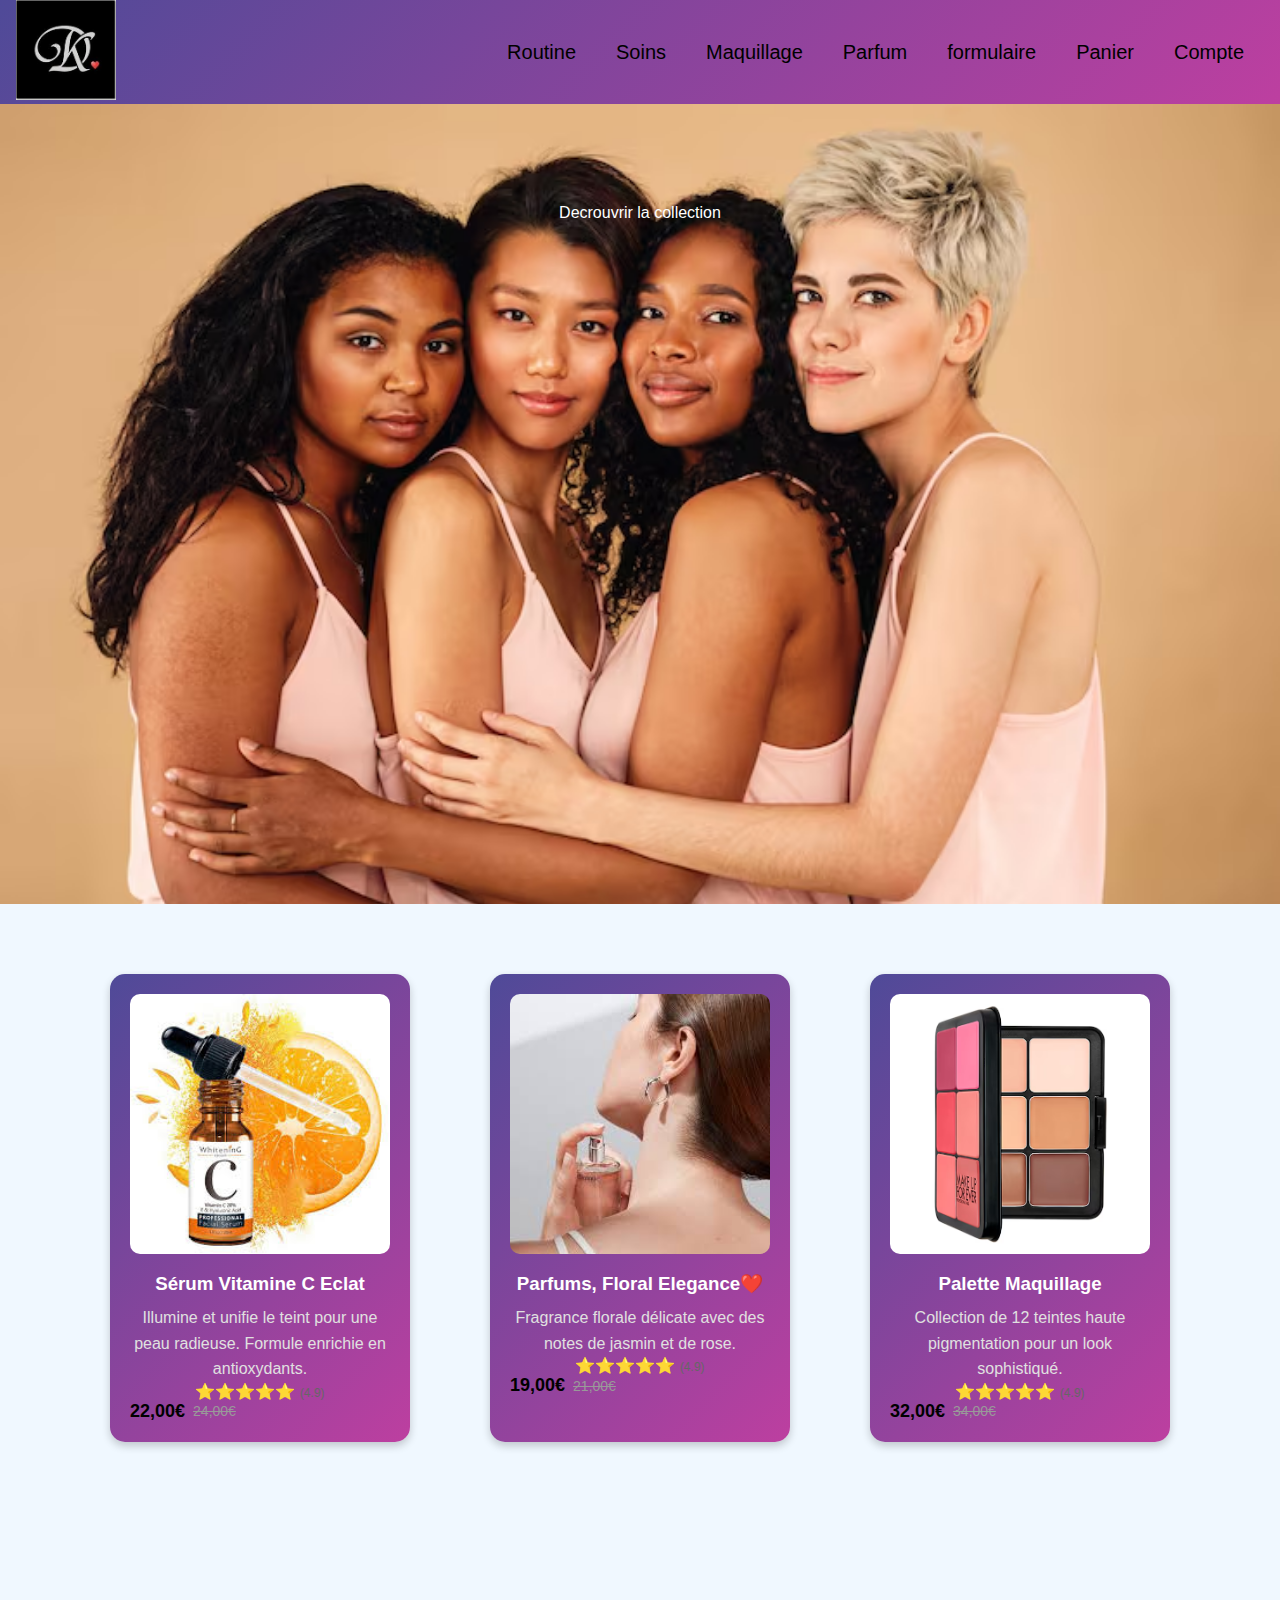
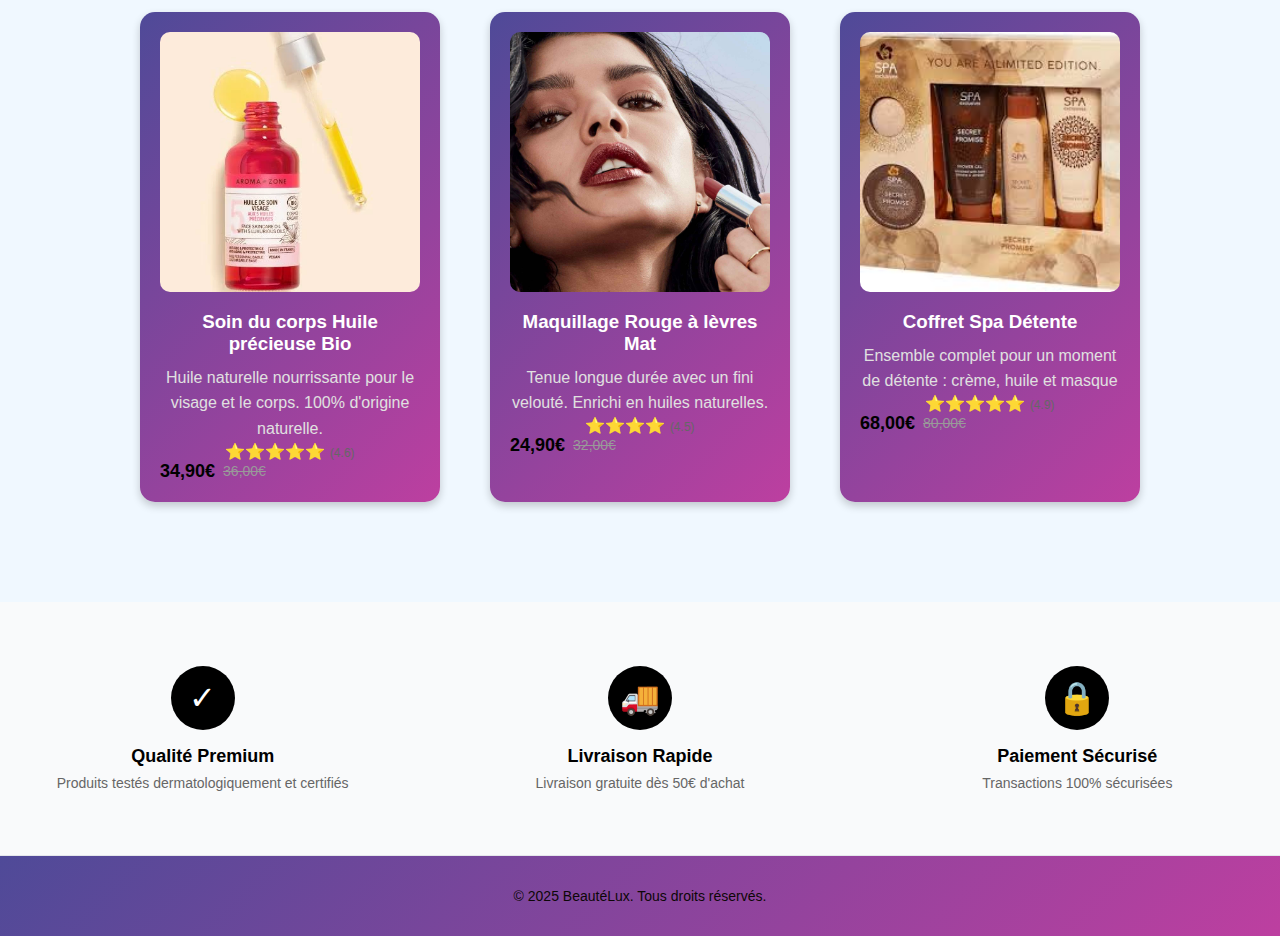
<file: html/index.html>
<!DOCTYPE html>
<html lang="en">
<head>
    <meta charset="UTF-8">
    <meta name="viewport" content="width=device-width, initial-scale=1.0">
    <title>KAYKAY BOUTIQUE</title>
    <link rel="stylesheet" href="../css/SOURCE.css">
</head>
<body>
   
       <header>
        <div class="logo"><img src="../image/téléchargé (1).jpg" height="100"></div>
        
        <nav>
            <ul>
            
                <li><a href="Routine.html">Routine</a></li>
                <li><a href="Soin.html">Soins</a></li>
                <li><a href="maquillage.html">Maquillage</a></li>
                <li><a href="parfum.html">Parfum</a></li>
                <li><a href="formulaire.html" > formulaire</a></li>
               <li><a href="panier.html" > Panier</a></li>
               <li><a href="compte.php" > Compte</a></li>
            </ul>
        </nav>

        
    </header>
       <section class="banniere">
        <div class="banniere-content">
            <!-- Bouton d'appel à l'action -->
            <a class="cta-button">Decrouvrir la collection</a>
        </div>
    </section>

          <section class="partie1">
            <div class="card">
                <img src="../image/images (1).jpg" width="260px" class="card-image">
                <h3 class="card-title">Sérum Vitamine C Eclat</a></h3>
                <p class="card-description">
                Illumine et unifie le teint pour une peau radieuse. Formule enrichie en antioxydants.
                </p>
                      <div class="product-rating">
                            <span class="stars">⭐⭐⭐⭐⭐</span>
                            <span class="rating-count">(4.9)</span>
                        </div>
                           <div class="product-price">
                            <span class="price">22,00€</span>
                             <span class="original-price">24,00€</span>
                        </div>
             </div>

                 <div class="card">
                        <img src="../image/téléchargé.jpg" width="260px" height="205px" class="card-image">
                        <h3 class="card-title">Parfums, Floral Elegance❤️</h3>
                        <p class="card-description">
                            Fragrance florale délicate avec des notes de jasmin et de rose.                        </p>
                        <div class="product-rating">
                            <span class="stars">⭐⭐⭐⭐⭐</span>
                            <span class="rating-count">(4.9)</span>
                        </div>
                        <div class="product-price">
                            <span class="price">19,00€</span>
                             <span class="original-price">21,00€</span>
                        </div>
                </div>

                    <div class="card">
                        <img src="../image/palette.avif" width="260px" height="205px" class="card-image">
                        <h3 class="card-title">Palette Maquillage</h3>
                        <p class="card-description">
                            Collection de 12 teintes haute pigmentation pour un look sophistiqué.
                            
                        </p>
                        <div class="product-rating">
                            <span class="stars">⭐⭐⭐⭐⭐</span>
                            <span class="rating-count">(4.9)</span>
                        </div>
                        <div class="product-price">
                            <span class="price">32,00€</span>
                             <span class="original-price">34,00€</span>
                        </div>
                  </div>
      </section>
         <section class="partie2">
        <div class="card">
            <img src="../image/huile.webp" width="260px" height="230px" class="card-image">
            <h3 class="card-title">Soin du corps Huile précieuse Bio</h3>
            <p class="card-description">
                Huile naturelle nourrissante pour le visage et le corps. 100% d'origine naturelle.
            </p>
                        <div class="product-rating">
                            <span class="stars">⭐⭐⭐⭐⭐</span>
                            <span class="rating-count">(4.6)</span>
                        </div>
                        <div class="product-price">
                            <span class="price">34,90€</span>
                             <span class="original-price">36,00€</span>
                        </div>
        </div>
        <div class="card">
            <img src="../image/rouge.jpg" width="290px" height="300px" class="card-image">
            <h3 class="card-title">Maquillage Rouge à lèvres Mat</h3>
                 <p class="card-description">
                     Tenue longue durée avec un fini velouté. Enrichi en huiles naturelles.   
                 </p>
                   <div class="product-rating">
                            <span class="stars">⭐⭐⭐⭐</span>
                            <span class="rating-count">(4.5)</span>
                        </div>
                        <div class="product-price">
                            <span class="price">24,90€</span>
                            <span class="original-price">32,00€</span>
                        </div>
        </div>
        <div class="card">
            <img src="../image/coffret.jpeg" width="260px" height="230px" class="card-image">
            <h3 class="card-title">Coffret Spa Détente</h3>
            <p class="card-description">
                Ensemble complet pour un moment de détente : crème, huile et masque
            </p>
                <div class="product-rating">
                            <span class="stars">⭐⭐⭐⭐⭐</span>
                            <span class="rating-count">(4.9)</span>
                        </div>
                        <div class="product-price">
                            <span class="price">68,00€</span>
                             <span class="original-price">80,00€</span>
                        </div>
        </div>
     </section>
            <!-- Section Avantages -->
    <section class="features">
        <div class="container">
            <div class="features-grid">
                <div class="feature">
                    <div class="feature-icon">✓</div>
                    <h3>Qualité Premium</h3>
                    <p>Produits testés dermatologiquement et certifiés</p>
                </div>
                <div class="feature">
                    <div class="feature-icon">🚚</div>
                    <h3>Livraison Rapide</h3>
                    <p>Livraison gratuite dès 50€ d'achat</p>
                </div>
                <div class="feature">
                    <div class="feature-icon">🔒</div>
                    <h3>Paiement Sécurisé</h3>
                    <p>Transactions 100% sécurisées</p>
                </div>
            </div>
        </div>
    </section>
       <!-- Pied de page -->
    <footer class="footer">
        <div class="container">
            <p>&copy; 2025 BeautéLux. Tous droits réservés.</p>
        </div>
    </footer>
</body>
</html>
</file>
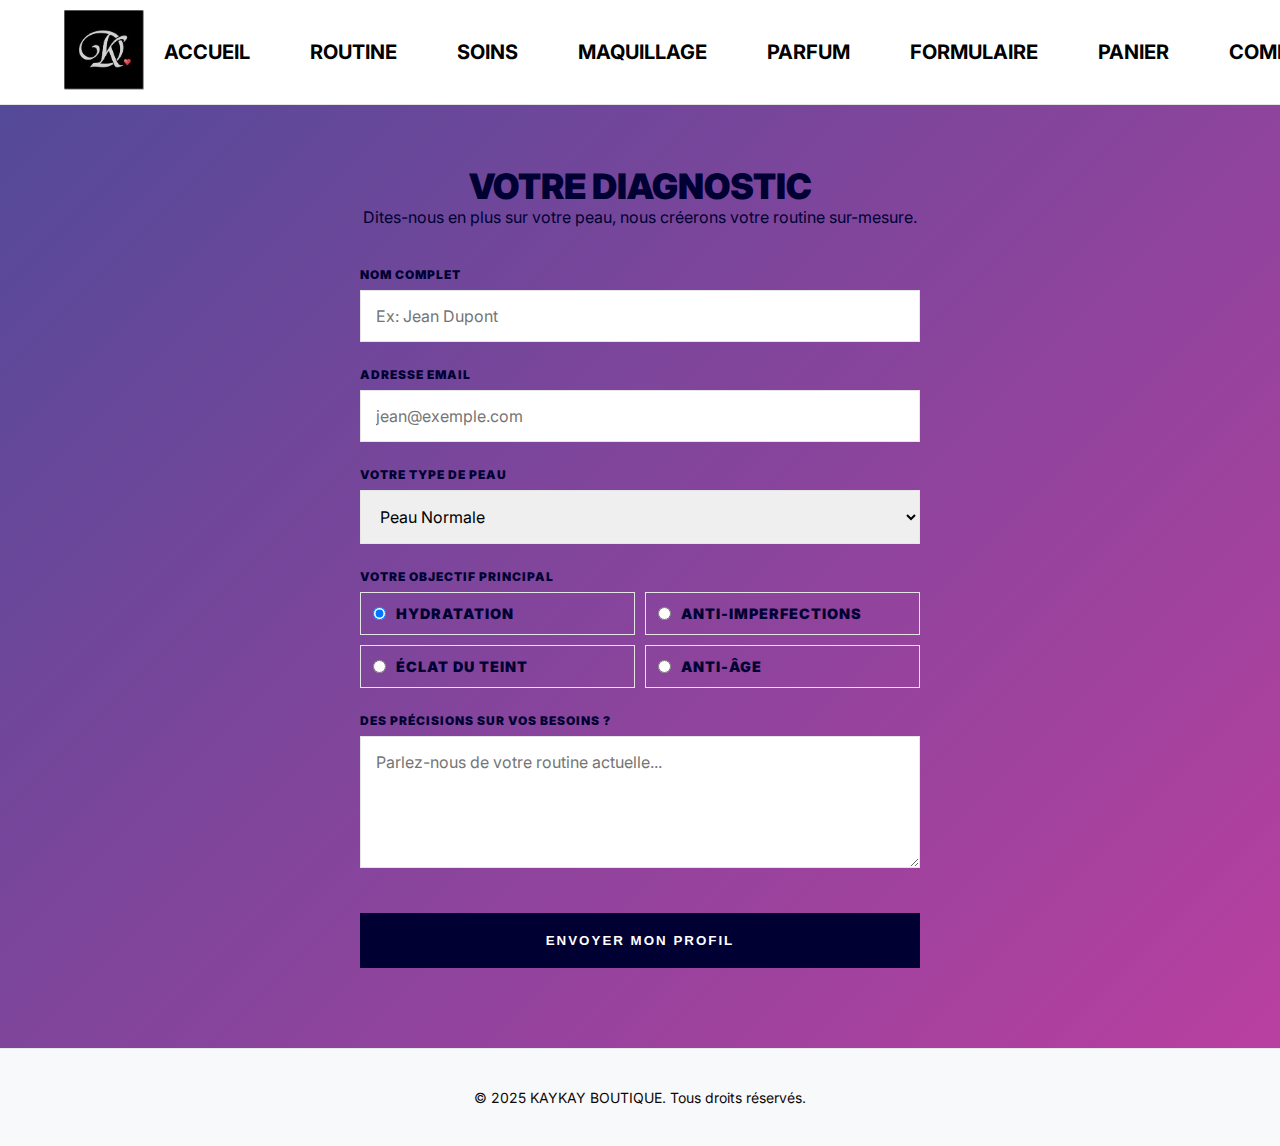
<file: html/formulaire.html>
<!DOCTYPE html>
<html lang="fr">
<head>
    <meta charset="UTF-8">
    <meta name="viewport" content="width=device-width, initial-scale=1.0">
    <title>Diagnostic & Contact - KAYKAY BOUTIQUE</title>
    <link rel="stylesheet" href="../css/SOURCE.css">
    <link href="https://fonts.googleapis.com/css2?family=Inter:wght@400;700;900&display=swap" rel="stylesheet">
    <style>
        :root {
            --dark-blue: #000033;
            --light-grey: #F2F2F2;
            --border-color: #E5E5E5;
        }

        body {
            font-family: 'Inter', sans-serif;
            margin: 0;
            padding: 0;
            color: var(--dark-blue);
            background: linear-gradient(135deg, #4f4a98, #bd3fa0)
        }

        /* Header */
        header {
            display: flex;
            justify-content: space-between;
            align-items: center;
            padding: 10px 5%;
            background: #fff;
            border-bottom: 1px solid var(--border-color);
        }

        nav ul {
            list-style: none;
            display: flex;
            gap: 20px;
        }

        nav ul li a {
            text-decoration: none;
            color: #333;
            font-weight: bold;
            text-transform: uppercase;
            font-size: 0.85rem;
        }

        /* Container Formulaire */
        .form-container {
            max-width: 600px;
            margin: 60px auto;
            padding: 0 20px;
        }

        .form-header {
            text-align: center;
            margin-bottom: 40px;
        }

        .form-header h1 {
            font-size: 2.2rem;
            font-weight: 900;
            text-transform: uppercase;
        }

        /* Style des champs */
        form {
            display: flex;
            flex-direction: column;
            gap: 25px;
        }

        .form-group {
            display: flex;
            flex-direction: column;
            gap: 8px;
        }

        label {
            font-size: 0.75rem;
            font-weight: 900;
            text-transform: uppercase;
            letter-spacing: 1px;
        }

        input[type="text"],
        input[type="email"],
        select,
        textarea {
            width: 100%;
            padding: 15px;
            border: 1px solid var(--border-color);
            font-family: 'Inter', sans-serif;
            font-size: 1rem;
            outline: none;
            transition: border-color 0.3s;
        }

        input:focus, select:focus, textarea:focus {
            border-color: var(--dark-blue);
        }

        /* Style Radio/Checkbox personnalisés */
        .radio-group {
            display: grid;
            grid-template-columns: 1fr 1fr;
            gap: 10px;
        }

        .radio-option {
            border: 1px solid var(--border-color);
            padding: 12px;
            display: flex;
            align-items: center;
            gap: 10px;
            cursor: pointer;
            font-size: 0.9rem;
        }

        /* Bouton Envoyer */
        .btn-submit {
            background: var(--dark-blue);
            color: white;
            border: none;
            padding: 20px;
            font-weight: 900;
            text-transform: uppercase;
            cursor: pointer;
            letter-spacing: 2px;
            transition: 0.3s;
            margin-top: 20px;
        }

        .btn-submit:hover {
            background: #000055;
            transform: translateY(-2px);
        }

        .footer {
            text-align: center;
            padding: 40px;
            background: #f8f9fa;
            margin-top: 80px;
        }
    </style>
</head>
<body>

    <header>
        <div class="logo"><img src="../image/téléchargé (1).jpg" height="80" alt="Logo"></div>
        <nav>
            <ul>
                <li><a href="index.html">Accueil</a></li>
                <li><a href="Routine.html">Routine</a></li>
                <li><a href="Soin.html">Soins</a></li>
                <li><a href="maquillage.html">Maquillage</a></li>
                <li><a href="parfum.html">Parfum</a></li>
                <li><a href="formulaire.php">Formulaire</a></li>
                <li><a href="panier.php">Panier</a></li>
                <li><a href="compte.php">Compte</a></li>
            </ul>
        </nav>
    </header>

    <main class="form-container">
        <div class="form-header">
            <h1>Votre Diagnostic</h1>
            <p>Dites-nous en plus sur votre peau, nous créerons votre routine sur-mesure.</p>
        </div>

        <form action="traitement.php" method="POST">
            <div class="form-group">
                <label for="nom">Nom Complet</label>
                <input type="text" id="nom" name="nom" placeholder="Ex: Jean Dupont" required>
            </div>

            <div class="form-group">
                <label for="email">Adresse Email</label>
                <input type="email" id="email" name="email" placeholder="jean@exemple.com" required>
            </div>

            <div class="form-group">
                <label for="skin-type">Votre type de peau</label>
                <select id="skin-type" name="skin-type">
                    <option value="normale">Peau Normale</option>
                    <option value="seche">Peau Sèche</option>
                    <option value="mixte">Peau Mixte à Grasse</option>
                    <option value="sensible">Peau Sensible / Réactive</option>
                </select>
            </div>

            <div class="form-group">
                <label>Votre objectif principal</label>
                <div class="radio-group">
                    <label class="radio-option">
                        <input type="radio" name="goal" value="hydrater" checked> Hydratation
                    </label>
                    <label class="radio-option">
                        <input type="radio" name="goal" value="purifier"> Anti-imperfections
                    </label>
                    <label class="radio-option">
                        <input type="radio" name="goal" value="eclat"> Éclat du teint
                    </label>
                    <label class="radio-option">
                        <input type="radio" name="goal" value="antiage"> Anti-âge
                    </label>
                </div>
            </div>

            <div class="form-group">
                <label for="message">Des précisions sur vos besoins ?</label>
                <textarea id="message" name="message" rows="5" placeholder="Parlez-nous de votre routine actuelle..."></textarea>
            </div>

            <button type="submit" class="btn-submit">Envoyer mon profil</button>
        </form>
    </main>

    <footer class="footer">
        <p>&copy; 2025 KAYKAY BOUTIQUE. Tous droits réservés.</p>
    </footer>

</body>
</html>
</file>
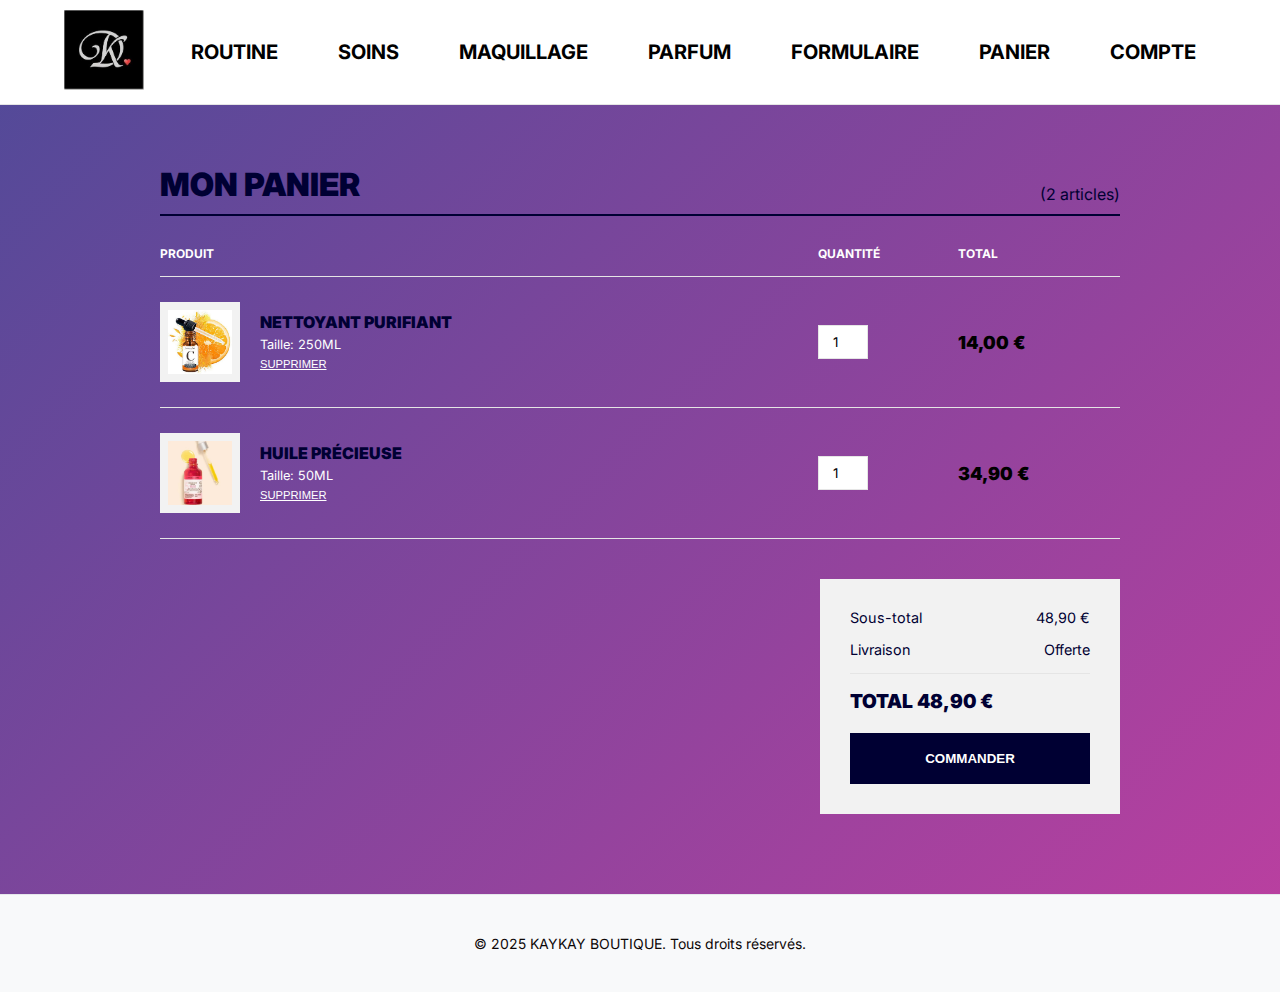
<file: html/panier.html>
<!DOCTYPE html>
<html lang="fr">
<head>
    <meta charset="UTF-8">
    <meta name="viewport" content="width=device-width, initial-scale=1.0">
    <title>Votre Panier - KAYKAY BOUTIQUE</title>
    <link rel="stylesheet" href="../css/SOURCE.css">
    <link href="https://fonts.googleapis.com/css2?family=Inter:wght@400;700;900&display=swap" rel="stylesheet">
    <style>
        :root {
            --dark-blue: #000033;
            --light-grey: #F2F2F2;
            --border-color: #E5E5E5;
        }

        body {
            font-family: 'Inter', sans-serif;
            margin: 0;
            padding: 0;
            color: var(--dark-blue);
            background: linear-gradient(135deg, #4f4a98, #bd3fa0)
        }

        /* Header */
        header {
            display: flex;
            justify-content: space-between;
            align-items: center;
            padding: 10px 5%;
            background: #fff;
            border-bottom: 1px solid var(--border-color);
        }

        nav ul {
            list-style: none;
            display: flex;
            gap: 20px;
        }

        nav ul li a {
            text-decoration: none;
            color: white;
            font-weight: bold;
            text-transform: uppercase;
            font-size: 0.85rem;
        }

        /* Panier Section */
        .cart-container {
            max-width: 1000px;
            margin: 60px auto;
            padding: 0 20px;
        }

        .cart-header {
            border-bottom: 2px solid var(--dark-blue);
            padding-bottom: 10px;
            margin-bottom: 30px;
            display: flex;
            justify-content: space-between;
            align-items: flex-end;
        }

        .cart-header h1 {
            font-size: 2rem;
            font-weight: 900;
            text-transform: uppercase;
            margin: 0;
        }

        /* Table de produits */
        .cart-table {
            width: 100%;
            border-collapse: collapse;
        }

        .cart-table th {
            text-align: left;
            font-size: 0.75rem;
            text-transform: uppercase;
            color: white;
            padding-bottom: 15px;
            border-bottom: 1px solid var(--border-color);
        }

        .cart-item {
            border-bottom: 1px solid var(--border-color);
        }

        .cart-item td {
            padding: 25px 0;
            vertical-align: center;
        }

        .product-info {
            display: flex;
            align-items: center;
            gap: 20px;
        }

        .product-img {
            width: 80px;
            height: 80px;
            background: var(--light-grey);
            display: flex;
            align-items: center;
            justify-content: center;
        }

        .product-img img {
            max-width: 80%;
            max-height: 80%;
            object-fit: contain;
        }

        .product-details h3 {
            margin: 0;
            font-size: 1rem;
            font-weight: 900;
            text-transform: uppercase;
        }

        .product-details p {
            margin: 5px 0 0;
            font-size: 0.8rem;
            color: white;
        }

        /* Quantité & Prix */
        .qty-input {
            width: 50px;
            padding: 8px;
            border: 1px solid var(--border-color);
            text-align: center;
            font-family: 'Inter', sans-serif;
        }

        .price {
            font-weight: 900;
        }

        .remove-btn {
            background: none;
            border: none;
            color: white;
            text-decoration: underline;
            font-size: 0.7rem;
            cursor: pointer;
            text-transform: uppercase;
            padding: 0;
        }

        /* Résumé de commande */
        .cart-summary {
            margin-top: 40px;
            display: flex;
            justify-content: flex-end;
        }

        .summary-box {
            width: 300px;
            background: var(--light-grey);
            padding: 30px;
        }

        .summary-line {
            display: flex;
            justify-content: space-between;
            margin-bottom: 15px;
            font-size: 0.9rem;
        }

        .summary-total {
            border-top: 1px solid var(--border-color);
            padding-top: 15px;
            margin-top: 15px;
            font-weight: 900;
            font-size: 1.2rem;
        }

        .btn-checkout {
            width: 100%;
            background: var(--dark-blue);
            color: white;
            border: none;
            padding: 18px;
            font-weight: 900;
            text-transform: uppercase;
            cursor: pointer;
            margin-top: 20px;
            transition: 0.3s;
        }

        .btn-checkout:hover {
            opacity: 0.9;
        }

        .footer {
            text-align: center;
            padding: 40px;
            background: #f8f9fa;
            margin-top: 80px;
        }
    </style>
</head>
<body>

    <header>
        <div class="logo"><img src="../image/téléchargé (1).jpg" height="80" alt="Logo"></div>
        <nav>
            <ul>
                <li><a href="Routine.html">Routine</a></li>
                <li><a href="Soin.html">Soins</a></li>
                <li><a href="maquillage.html">Maquillage</a></li>
                <li><a href="parfum.html">Parfum</a></li>
                <li><a href="formulaire.php">Formulaire</a></li>
                <li><a href="panier.php">Panier</a></li>
                <li><a href="compte.php">Compte</a></li>
            </ul>
        </nav>
    </header>

    <main class="cart-container">
        <div class="cart-header">
            <h1>Mon Panier</h1>
            <span>(2 articles)</span>
        </div>

        <table class="cart-table">
            <thead>
                <tr>
                    <th>Produit</th>
                    <th>Quantité</th>
                    <th>Total</th>
                </tr>
            </thead>
            <tbody>
                <tr class="cart-item">
                    <td>
                        <div class="product-info">
                            <div class="product-img">
                                <img src="../image/images (1).jpg" alt="Nettoyant">
                            </div>
                            <div class="product-details">
                                <h3>Nettoyant Purifiant</h3>
                                <p>Taille: 250ML</p>
                                <button class="remove-btn">Supprimer</button>
                            </div>
                        </div>
                    </td>
                    <td>
                        <input type="number" class="qty-input" value="1" min="1">
                    </td>
                    <td class="price">14,00 €</td>
                </tr>

                <tr class="cart-item">
                    <td>
                        <div class="product-info">
                            <div class="product-img">
                                <img src="../image/huile.webp" alt="Huile">
                            </div>
                            <div class="product-details">
                                <h3>Huile Précieuse</h3>
                                <p>Taille: 50ML</p>
                                <button class="remove-btn">Supprimer</button>
                            </div>
                        </div>
                    </td>
                    <td>
                        <input type="number" class="qty-input" value="1" min="1">
                    </td>
                    <td class="price">34,90 €</td>
                </tr>
            </tbody>
        </table>

        <div class="cart-summary">
            <div class="summary-box">
                <div class="summary-line">
                    <span>Sous-total</span>
                    <span>48,90 €</span>
                </div>
                <div class="summary-line">
                    <span>Livraison</span>
                    <span>Offerte</span>
                </div>
                <div class="summary-total">
                    <span>TOTAL</span>
                    <span>48,90 €</span>
                </div>
                <button class="btn-checkout">Commander</button>
            </div>
        </div>
    </main>

    <footer class="footer">
        <p>&copy; 2025 KAYKAY BOUTIQUE. Tous droits réservés.</p>
    </footer>

</body>
</html>
</file>
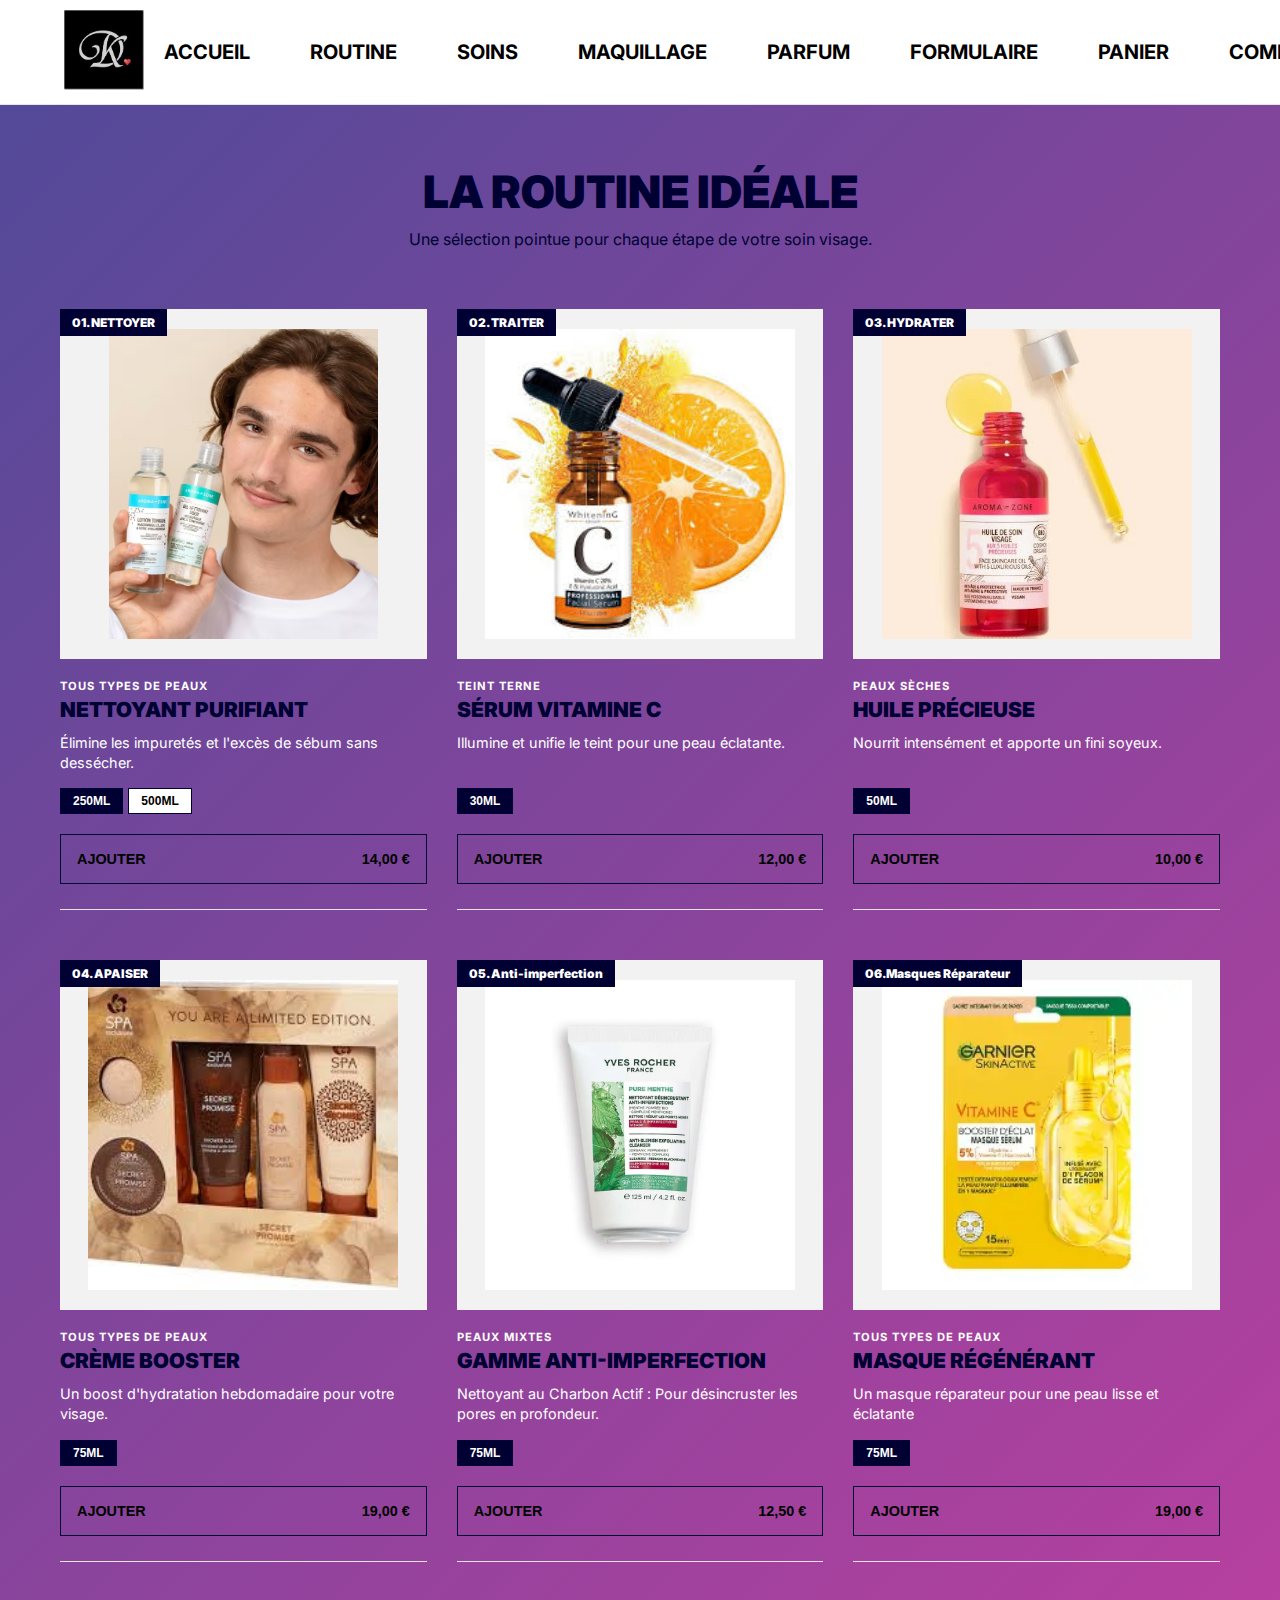
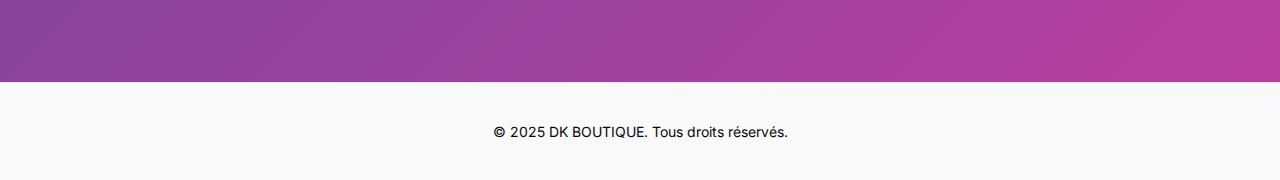
<file: html/routine.html>
<!DOCTYPE html>
<html lang="fr">
<head>
    <meta charset="UTF-8">
    <meta name="viewport" content="width=device-width, initial-scale=1.0">
    <title>Routine Skincare - KAYKAY BOUTIQUE</title>
    <link rel="stylesheet" href="../css/SOURCE.css">
    <link href="https://fonts.googleapis.com/css2?family=Inter:wght@400;700;900&display=swap" rel="stylesheet">
    <style>
        :root {
            --dark-blue: #000033;
            --light-grey: #F2F2F2;
            --border-color: #E5E5E5;
        }

        body {
            font-family: 'Inter', sans-serif;
            margin: 0;
            padding: 0;
            color: var(--dark-blue);
            background: linear-gradient(135deg, #4f4a98, #bd3fa0)
        }

        /* Header */
        header {
            display: flex;
            justify-content: space-between;
            align-items: center;
            padding: 10px 5%;
            background: #fff;
            border-bottom: 1px solid var(--border-color);
        }

        nav ul {
            list-style: none;
            display: flex;
            gap: 20px;
        }

        nav ul li a {
            text-decoration: none;
            color: #333;
            font-weight: bold;
            text-transform: uppercase;
            font-size: 0.85rem;
        }

        /* Section Routine */
        .routine-container {
            max-width: 1200px;
            margin: 0 auto;
            padding: 60px 20px;
        }

        .routine-header {
            text-align: center;
            margin-bottom: 60px;
        }

        .routine-header h1 {
            font-size: 2.8rem;
            font-weight: 900;
            text-transform: uppercase;
            margin-bottom: 10px;
        }

        .routine-grid {
            display: grid;
            grid-template-columns: repeat(auto-fit, minmax(300px, 1fr));
            gap: 50px 30px;
        }

        /* Carte Produit */
        .product-card {
            display: flex;
            flex-direction: column;
            border-bottom: 1px solid var(--border-color);
            padding-bottom: 25px;
        }

        /* --- MODIFICATION ICI POUR L'ALIGNEMENT DES IMAGES --- */
        .image-bg {
            background-color: var(--light-grey);
            height: 350px; /* On fixe la hauteur pour que toutes les cartes soient alignées */
            display: flex;
            align-items: center;
            justify-content: center;
            margin-bottom: 20px;
            position: relative;
            overflow: hidden;
        }

        .image-bg img {
            width: 100%;
            height: 100%;
            object-fit: contain; /* L'image garde ses proportions sans être coupée */
            padding: 20px; /* Espace pour que l'image ne touche pas les bords du gris */
        }
        /* ---------------------------------------------------- */

        .step-tag {
            position: absolute;
            top: 0;
            left: 0;
            background: var(--dark-blue);
            color: white;
            padding: 6px 12px;
            font-weight: 900;
            font-size: 0.75rem;
            z-index: 2;
        }

        .skin-type {
            font-size: 0.7rem;
            font-weight: 700;
            color: white;
            text-transform: uppercase;
            margin-bottom: 5px;
            letter-spacing: 1px;
        }

        .product-name {
            font-size: 1.3rem;
            font-weight: 900;
            margin: 0 0 10px 0;
            line-height: 1.2;
            text-transform: uppercase;
        }

        .product-desc {
            font-size: 0.9rem;
            color:  white;
            margin-bottom: 15px;
            line-height: 1.4;
            min-height: 40px;
        }

        .size-selector {
            display: flex;
            gap: 5px;
            margin-bottom: 20px;
        }

        .size-btn {
            border: 1px solid var(--dark-blue);
            background: white;
            padding: 5px 12px;
            font-size: 0.75rem;
            font-weight: 900;
            cursor: pointer;
        }

        .size-btn.active {
            background: var(--dark-blue);
            color: white;
        }

        .btn-add {
            border: 1px solid var(--dark-blue);
            background: transparent;
            padding: 16px;
            display: flex;
            justify-content: space-between;
            font-weight: 900;
            font-size: 0.9rem;
            cursor: pointer;
            transition: 0.3s;
            text-transform: uppercase;
        }

        .btn-add:hover {
            background: var(--dark-blue);
            color: white;
        }

        .footer {
            text-align: center;
            padding: 40px;
            background: #f8f9fa;
            margin-top: 60px;
        }
    </style>
</head>
<body>

    <header>
        <div class="logo"><img src="../image/téléchargé (1).jpg" height="80" alt="Logo"></div>
        <nav>
            <ul>
                <li><a href="index.html">Accueil</a></li>
                <li><a href="Routine.html">Routine</a></li>
                <li><a href="Soin.html">Soins</a></li>
                <li><a href="maquillage.html">Maquillage</a></li>
                <li><a href="parfum.html">Parfum</a></li>
                <li><a href="formulaire.html">Formulaire</a></li>
                <li><a href="panier.php">Panier</a></li>
                <li><a href="compte.php">Compte</a></li>
            </ul>
        </nav>
    </header>

    <main class="routine-container">
        <div class="routine-header">
            <h1>La Routine Idéale</h1>
            <p>Une sélection pointue pour chaque étape de votre soin visage.</p>
        </div>

        <div class="routine-grid">

            <div class="product-card">
                <div class="image-bg">
                    <span class="step-tag">01. NETTOYER</span>
                    <img src="../image/im.avif" alt="Nettoyant">
                </div>
                <div class="skin-type">Tous types de peaux</div>
                <h3 class="product-name">Nettoyant Purifiant</h3>
                <p class="product-desc">Élimine les impuretés et l'excès de sébum sans dessécher.</p>
                <div class="size-selector">
                    <button class="size-btn active">250ML</button>
                    <button class="size-btn">500ML</button>
                </div>
                <button class="btn-add">
                    <span>AJOUTER</span>
                    <span>14,00 €</span>
                </button>
            </div>

            <div class="product-card">
                <div class="image-bg">
                    <span class="step-tag">02. TRAITER</span>
                    <img src="../image/images (1).jpg" alt="Sérum">
                </div>
                <div class="skin-type">Teint terne</div>
                <h3 class="product-name">Sérum Vitamine C</h3>
                <p class="product-desc">Illumine et unifie le teint pour une peau éclatante.</p>
                <div class="size-selector">
                    <button class="size-btn active">30ML</button>
                </div>
                <button class="btn-add">
                    <span>AJOUTER</span>
                    <span>12,00 €</span>
                </button>
            </div>

            <div class="product-card">
                <div class="image-bg">
                    <span class="step-tag">03. HYDRATER</span>
                    <img src="../image/huile.webp" alt="Huile">
                </div>
                <div class="skin-type">Peaux sèches</div>
                <h3 class="product-name">Huile Précieuse</h3>
                <p class="product-desc">Nourrit intensément et apporte un fini soyeux.</p>
                <div class="size-selector">
                    <button class="size-btn active">50ML</button>
                </div>
                <button class="btn-add">
                    <span>AJOUTER</span>
                    <span>10,00 €</span>
                </button>
            </div>

            <div class="product-card">
                <div class="image-bg">
                    <span class="step-tag">04. APAISER</span>
                    <img src="../image/coffret.jpeg" alt="Masque">
                </div>
                <div class="skin-type">Tous types de peaux</div>
                <h3 class="product-name">Crème booster</h3>
                <p class="product-desc">Un boost d'hydratation hebdomadaire pour votre visage.</p>
                <div class="size-selector">
                    <button class="size-btn active">75ML</button>
                </div>
                <button class="btn-add">
                    <span>AJOUTER</span>
                    <span>19,00 €</span>
                </button>
            </div>

               <div class="product-card">
                <div class="image-bg">
                    <span class="step-tag">05. Anti-imperfection</span>
                    <img src="../image/yve.webp" alt="Masque">
                </div>
                <div class="skin-type">Peaux mixtes</div>
                <h3 class="product-name">Gamme Anti-imperfection</h3>
                <p class="product-desc">Nettoyant au Charbon Actif : Pour désincruster les pores en profondeur.</p>
                <div class="size-selector">
                    <button class="size-btn active">75ML</button>
                </div>
                <button class="btn-add">
                    <span>AJOUTER</span>
                    <span>12,50 €</span>
                </button>
            </div>

                 <div class="product-card">
                <div class="image-bg">
                    <span class="step-tag">06.Masques Réparateur </span>
                    <img src="../image/OIP.webp" alt="Masque">
                </div>
                <div class="skin-type">Tous types de peaux</div>
                <h3 class="product-name">Masque Régénérant</h3>
                <p class="product-desc">Un masque réparateur pour une peau lisse et éclatante</p>
                <div class="size-selector">
                    <button class="size-btn active">75ML</button>
                </div>
                <button class="btn-add">
                    <span>AJOUTER</span>
                    <span>19,00 €</span>
                </button>
            </div>

        </div>
    </main>

    <footer class="footer">
        <p>&copy; 2025 DK BOUTIQUE. Tous droits réservés.</p>
    </footer>

</body>
</html>
</file>
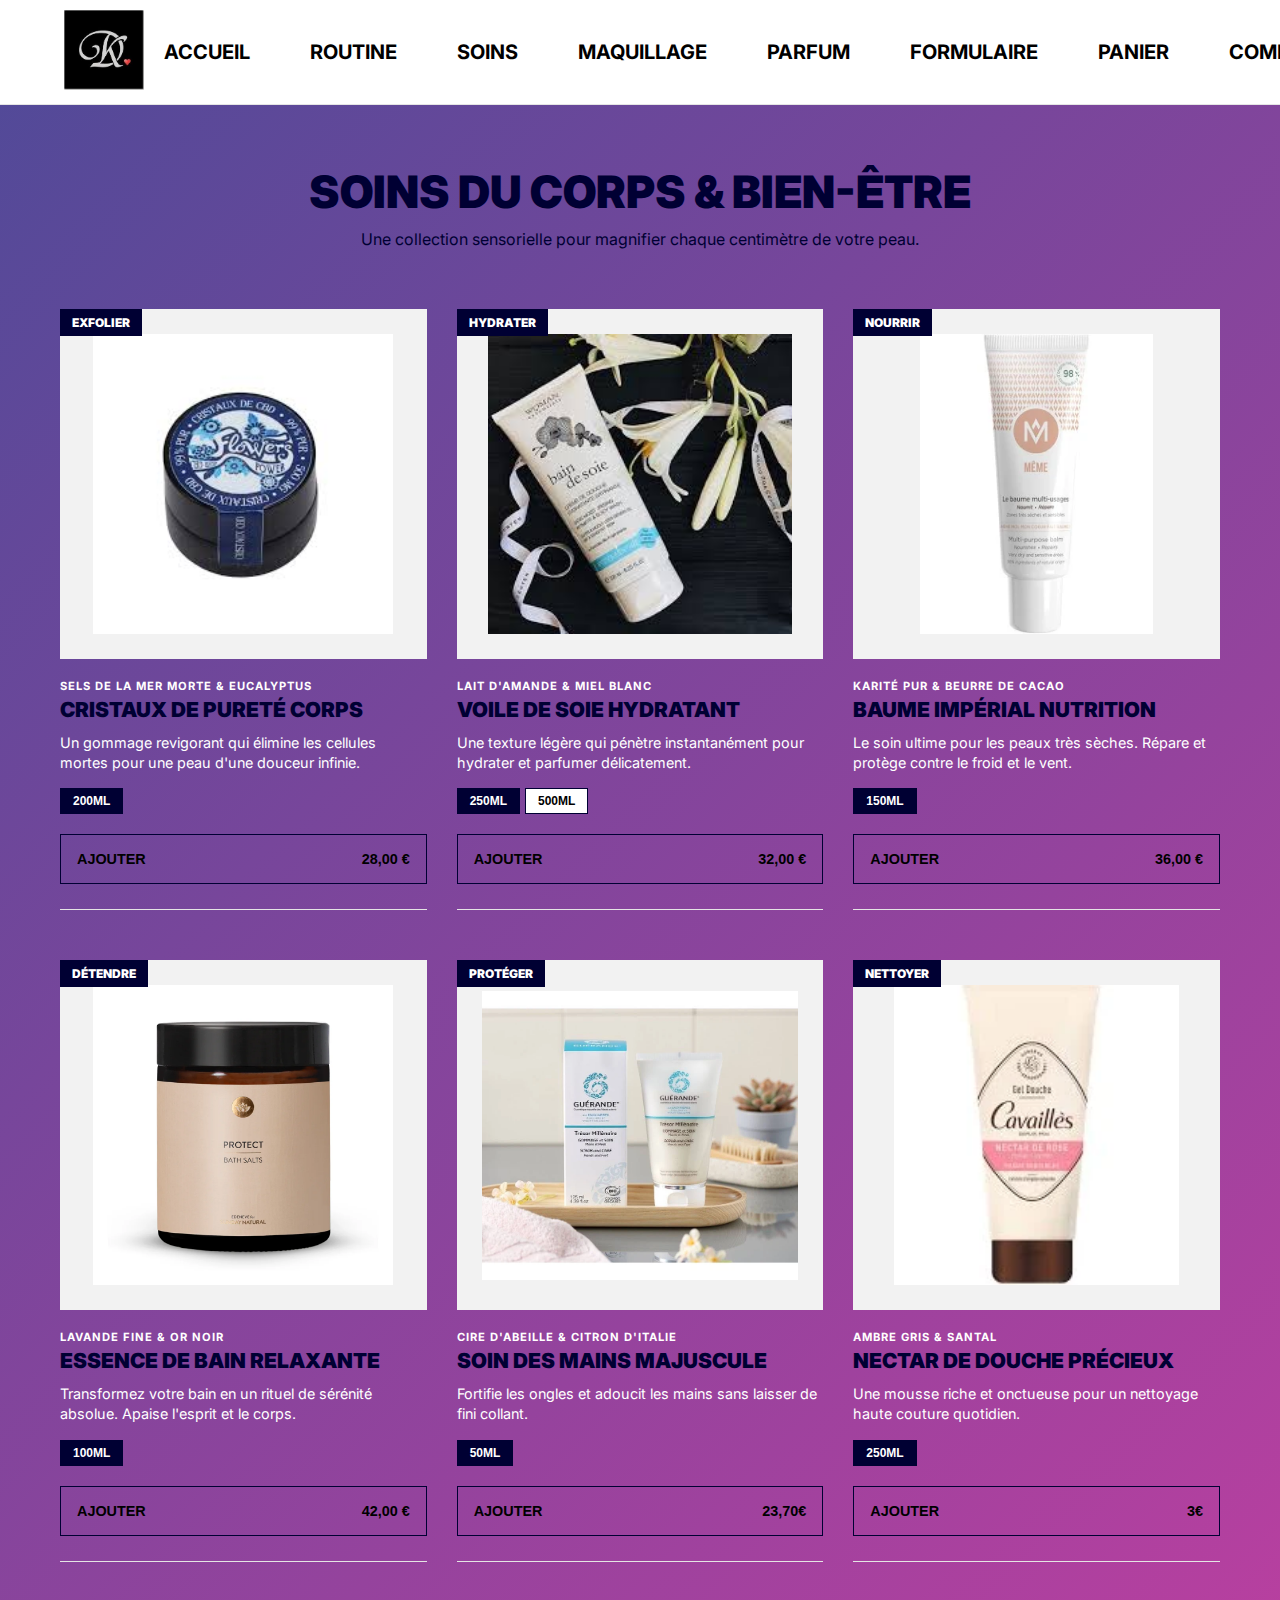
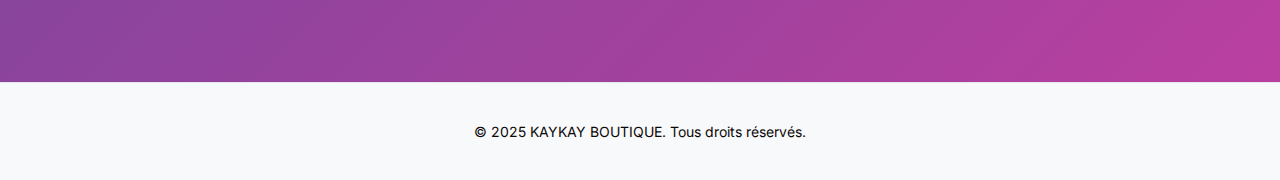
<file: html/soin.html>
<!DOCTYPE html>
<html lang="fr">
<head>
    <meta charset="UTF-8">
    <meta name="viewport" content="width=device-width, initial-scale=1.0">
    <title>Soins Corps - KAYKAY BOUTIQUE</title>
    <link rel="stylesheet" href="../css/SOURCE.css">
    <link href="https://fonts.googleapis.com/css2?family=Inter:wght@400;700;900&display=swap" rel="stylesheet">
    <style>
        :root {
            --dark-blue: #000033;
            --light-grey: #F2F2F2;
            --border-color: #E5E5E5;
        }

        body {
            font-family: 'Inter', sans-serif;
            margin: 0;
            padding: 0;
            color: var(--dark-blue);
            background: linear-gradient(135deg, #4f4a98, #bd3fa0)
        }

        header {
            display: flex;
            justify-content: space-between;
            align-items: center;
            padding: 10px 5%;
            background: #fff;
            border-bottom: 1px solid var(--border-color);
        }

        nav ul {
            list-style: none;
            display: flex;
            gap: 20px;
        }

        nav ul li a {
            text-decoration: none;
            color: #333;
            font-weight: bold;
            text-transform: uppercase;
            font-size: 0.85rem;
        }

        .routine-container {
            max-width: 1200px;
            margin: 0 auto;
            padding: 60px 20px;
        }

        .routine-header {
            text-align: center;
            margin-bottom: 60px;
        }

        .routine-header h1 {
            font-size: 2.8rem;
            font-weight: 900;
            text-transform: uppercase;
            margin-bottom: 10px;
        }

        .routine-grid {
            display: grid;
            grid-template-columns: repeat(auto-fit, minmax(300px, 1fr));
            gap: 50px 30px;
        }

        .product-card {
            display: flex;
            flex-direction: column;
            border-bottom: 1px solid var(--border-color);
            padding-bottom: 25px;
        }

        .image-bg {
            background-color: var(--light-grey);
            height: 350px; 
            display: flex;
            align-items: center;
            justify-content: center;
            margin-bottom: 20px;
            position: relative;
            overflow: hidden;
        }

        .image-bg img {
            width: 100%;
            height: 100%;
            object-fit: contain; 
            padding: 25px;
        }

        .step-tag {
            position: absolute;
            top: 0;
            left: 0;
            background: var(--dark-blue);
            color: white;
            padding: 6px 12px;
            font-weight: 900;
            font-size: 0.75rem;
            z-index: 2;
        }

        .skin-type {
            font-size: 0.7rem;
            font-weight: 700;
            color: white;
            text-transform: uppercase;
            margin-bottom: 5px;
            letter-spacing: 1px;
        }

        .product-name {
            font-size: 1.3rem;
            font-weight: 900;
            margin: 0 0 10px 0;
            line-height: 1.2;
            text-transform: uppercase;
        }

        .product-desc {
            font-size: 0.9rem;
            color:  white;
            margin-bottom: 15px;
            line-height: 1.4;
            min-height: 40px;
        }

        .size-selector {
            display: flex;
            gap: 5px;
            margin-bottom: 20px;
        }

        .size-btn {
            border: 1px solid var(--dark-blue);
            background: white;
            padding: 5px 12px;
            font-size: 0.75rem;
            font-weight: 900;
            cursor: pointer;
        }

        .size-btn.active {
            background: var(--dark-blue);
            color: white;
        }

        .btn-add {
            border: 1px solid var(--dark-blue);
            background: transparent;
            padding: 16px;
            display: flex;
            justify-content: space-between;
            font-weight: 900;
            font-size: 0.9rem;
            cursor: pointer;
            transition: 0.3s;
            text-transform: uppercase;
        }

        .btn-add:hover {
            background: var(--dark-blue);
            color: white;
        }

        .footer {
            text-align: center;
            padding: 40px;
            background: #f8f9fa;
            margin-top: 60px;
        }
    </style>
</head>
<body>

    <header>
        <div class="logo"><img src="../image/téléchargé (1).jpg" height="80" alt="Logo"></div>
        <nav>
            <ul>
                <li><a href="index.html">Accueil</a></li>
                <li><a href="Routine.html">Routine</a></li>
                <li><a href="Soin.html">Soins</a></li>
                <li><a href="maquillage.html">Maquillage</a></li>
                <li><a href="parfum.html">Parfum</a></li>
                <li><a href="formulaire.html">Formulaire</a></li>
                <li><a href="panier.php">Panier</a></li>
                <li><a href="compte.php">Compte</a></li>
            </ul>
        </nav>
    </header>

    <main class="routine-container">
        <div class="routine-header">
            <h1>Soins du Corps & Bien-être</h1>
            <p>Une collection sensorielle pour magnifier chaque centimètre de votre peau.</p>
        </div>

        <div class="routine-grid">

            <div class="product-card">
                <div class="image-bg">
                    <span class="step-tag">EXFOLIER</span>
                    <img src="../image/téléchargé (2).jpg" alt="Gommage">
                </div>
                <div class="skin-type">Sels de la Mer Morte & Eucalyptus</div>
                <h3 class="product-name">Cristaux de Pureté Corps</h3>
                <p class="product-desc">Un gommage revigorant qui élimine les cellules mortes pour une peau d'une douceur infinie.</p>
                <div class="size-selector">
                    <button class="size-btn active">200ML</button>
                </div>
                <button class="btn-add">
                    <span>AJOUTER</span>
                    <span>28,00 €</span>
                </button>
            </div>

            <div class="product-card">
                <div class="image-bg">
                    <span class="step-tag">HYDRATER</span>
                    <img src="../image/bain.jpg" alt="Lait Corps">
                </div>
                <div class="skin-type">Lait d'Amande & Miel Blanc</div>
                <h3 class="product-name">Voile de Soie Hydratant</h3>
                <p class="product-desc">Une texture légère qui pénètre instantanément pour hydrater et parfumer délicatement.</p>
                <div class="size-selector">
                    <button class="size-btn active">250ML</button>
                    <button class="size-btn">500ML</button>
                </div>
                <button class="btn-add">
                    <span>AJOUTER</span>
                    <span>32,00 €</span>
                </button>
            </div>

            <div class="product-card">
                <div class="image-bg">
                    <span class="step-tag">NOURRIR</span>
                    <img src="../image/baume.webp" alt="Beurre">
                </div>
                <div class="skin-type">Karité Pur & Beurre de Cacao</div>
                <h3 class="product-name">Baume Impérial Nutrition</h3>
                <p class="product-desc">Le soin ultime pour les peaux très sèches. Répare et protège contre le froid et le vent.</p>
                <div class="size-selector">
                    <button class="size-btn active">150ML</button>
                </div>
                <button class="btn-add">
                    <span>AJOUTER</span>
                    <span>36,00 €</span>
                </button>
            </div>

            <div class="product-card">
                <div class="image-bg">
                    <span class="step-tag">DÉTENDRE</span>
                    <img src="../image/bs.webp" alt="Bain">
                </div>
                <div class="skin-type">Lavande Fine & Or Noir</div>
                <h3 class="product-name">Essence de Bain Relaxante</h3>
                <p class="product-desc">Transformez votre bain en un rituel de sérénité absolue. Apaise l'esprit et le corps.</p>
                <div class="size-selector">
                    <button class="size-btn active">100ML</button>
                </div>
                <button class="btn-add">
                    <span>AJOUTER</span>
                    <span>42,00 €</span>
                </button>
            </div>

            <div class="product-card">
                <div class="image-bg">
                    <span class="step-tag">PROTÉGER</span>
                    <img src="../image/shopping.webp" alt="Mains">
                </div>
                <div class="skin-type">Cire d'Abeille & Citron d'Italie</div>
                <h3 class="product-name">Soin des Mains Majuscule</h3>
                <p class="product-desc">Fortifie les ongles et adoucit les mains sans laisser de fini collant.</p>
                <div class="size-selector">
                    <button class="size-btn active">50ML</button>
                </div>
                <button class="btn-add">
                    <span>AJOUTER</span>
                    <span>23,70€</span>
                </button>
            </div>

            <div class="product-card">
                <div class="image-bg">
                    <span class="step-tag">NETTOYER</span>
                    <img src="../image/ca.webp" alt="Gel Douche">
                </div>
                <div class="skin-type">Ambre Gris & Santal</div>
                <h3 class="product-name">Nectar de Douche Précieux</h3>
                <p class="product-desc">Une mousse riche et onctueuse pour un nettoyage haute couture quotidien.</p>
                <div class="size-selector">
                    <button class="size-btn active">250ML</button>
                </div>
                <button class="btn-add">
                    <span>AJOUTER</span>
                    <span>3€</span>
                </button>
            </div>

        </div>
    </main>

    <footer class="footer">
        <p>&copy; 2025 KAYKAY BOUTIQUE. Tous droits réservés.</p>
    </footer>

</body>
</html>
</file>
<file: css/SOURCE.css>
* {
    padding: 0;
    margin: 0;
    box-sizing: border-box;
}


body {
    font-family: Arial, Helvetica, sans-serif;
    background-color: aliceblue;
}

header {
    display: flex;
    justify-content: space-between;
    align-items: center;
    padding-left: 1rem;
    padding-right: 1rem;
    color: white;
    background: linear-gradient(135deg, #4f4a98, #bd3fa0);
}



header nav ul {
    display: flex;
    list-style: none;
}


header nav ul li {
    margin: 0 20px;
}


header nav ul li a {
    text-decoration: none;
    color: black;
    font-size: 20px;
}

@keyframes moveBackground {
    0% {
        background-position: 0 0;
    }
    100% {
        background-position: 100% 100%; 
    }
}


.banniere {
    height: 800px;
    background-image: url(../image/portrait.avif);
    background-size: 100%;
    background-position: top;
    background-repeat: no-repeat;
    background-attachment: scroll;
    padding: 100px 30px;
    animation: moveBackground 10s linear infinite;
    text-align: center;
    
}


@keyframes changecolor {
    50% {
        color: rgb(240, 169, 169);
    }
    50% {
        color: rgb(246, 173, 214);
    }
    
}


.banniere h1 {
    font-size: 4rem;
    font-weight: bold;
    animation: changecolor 2s infinite;
}

.banniere .cta-button {
    text-decoration: none;
    color: white;
    width: 15px;
   
}
.card {
    background: linear-gradient(135deg, #4f4a98, #bd3fa0); /* Dégradé violet et bleu */
    border: none; /* Supprime la bordure */
    border-radius: 15px; /* Coins arrondis plus prononcés */
    box-shadow: 0 4px 8px rgba(0, 0, 0, 0.2); /* Ombre plus marquée */
    width: 300px; /* Largeur fixe pour une présentation uniforme */
    text-align: center; /* Centre le contenu */
    padding: 20px; /* Espacement interne */
    color: #fff; /* Texte blanc pour un bon contraste */
    transition: transform 0.3s ease, box-shadow 0.3s ease; /* Animation au survol */
}

.card:hover {
    transform: scale(1.05); /* Agrandit légèrement la carte au survol */
    box-shadow: 0 6px 12px rgba(0, 0, 0, 0.3); /* Accentue l'ombre au survol */
}

/* Style des images dans les cartes */
.card-image {
    border-radius: 10px; /* Arrondit les coins des images */
    width: 100%; /* Adapte l'image à la largeur de la carte */
    height: auto; /* Maintient les proportions */
    margin-bottom: 15px; /* Espace entre l'image et le titre */
}

/* Titre des cartes avec lien */
.card-title a {
    font-size: 1.8em; /* Taille plus grande pour le titre */
    margin: 15px 0 10px; /* Espace autour du titre */
    color: #ffdd57; /* Couleur jaune lumineuse pour le lien */
    text-decoration: none; /* Supprime le soulignement */
    font-weight: bold; /* Met le titre en gras */
    transition: color 0.3s ease; /* Animation pour le changement de couleur */
}

.card-title a:hover {
    color: #fff; /* Change la couleur du lien en blanc au survol */
}

/* Description des cartes */
.card-description {
    font-size: 1em; /* Taille normale pour le texte */
    color: #e0e0e0; /* Gris clair pour un bon contraste */
    line-height: 1.6; /* Espace entre les lignes pour une meilleure lisibilité */
    margin-top: 10px; /* Espace au-dessus de la description */
}
.partie1 {
    display: flex; /* Aligne les éléments horizontalement */
    justify-content: space-between; /* Répartit l'espace entre les éléments */
    padding: 70px; /* Espacement interne */
    gap: 20px; /* Ajoute un espace entre les cartes */
}
.rating-count {
    font-size: 0.75rem;
    color: #666;
}

.product-price {
    display: flex;
    align-items: center;
    gap: 0.5rem;
}

.price {
    font-size: 1.125rem;
    font-weight: 600;
    color: #000;
}

.original-price {
    font-size: 0.875rem;
    color: #999;
    text-decoration: line-through;
}
/* Deuxième partie de la présentation des filières */
.partie2 {
    display: flex; /* Aligne les éléments horizontalement */
    justify-content: space-between; /* Répartit l'espace entre les éléments */
    padding: 100px; /* Espacement interne */
    gap: 20px; /* Ajoute un espace entre les cartes */
}
.partie1, .partie2 {
    max-width: 1200px; /* Largeur maximale de la section */
    margin: 0 auto; /* Centre la section horizontalement */
}

/* Transition harmonieuse pour les éléments interactifs */
.card:hover .card-title a {
    color: #00ffcc; /* Change la couleur du titre au survol de la carte */
}
/* Section Avantages */
.features {
    background: #f9fafb;
    padding: 4rem 0;
}

.features-grid {
    display: grid;
    grid-template-columns: repeat(auto-fit, minmax(250px, 1fr));
    gap: 2rem;
}

.feature {
    text-align: center;
}

.feature-icon {
    width: 4rem;
    height: 4rem;
    background: #000;
    color: white;
    border-radius: 50%;
    display: flex;
    align-items: center;
    justify-content: center;
    font-size: 2rem;
    margin: 0 auto 1rem;
}

.feature h3 {
    font-size: 1.125rem;
    font-weight: 600;
    margin-bottom: 0.5rem;
}

.feature p {
    font-size: 0.875rem;
    color: #666;
}

/* Pied de page */
.footer {
    background: linear-gradient(135deg, #4f4a98, #bd3fa0);
    padding: 2rem 0;
    text-align: center;
    border-top: 1px solid #e5e7eb;
}

.footer p {
    color: #0d0707;
    font-size: 0.875rem;
}

/* Responsive */
@media (max-width: 768px) {
    .nav-desktop {
        display: none;
    }
    
    .search-box {
        display: none;
    }
    
    .hero-title {
        font-size: 2rem;
    }
    
    .hero-text {
        font-size: 1rem;
    }
    
    .products-grid {
        grid-template-columns: repeat(auto-fill, minmax(200px, 1fr));
        gap: 1rem;
    }
    
    .product-image img {
        height: 250px;
    }
}

@media (max-width: 480px) {
    .products-grid {
        grid-template-columns: 1fr;
    }
}
</file>
